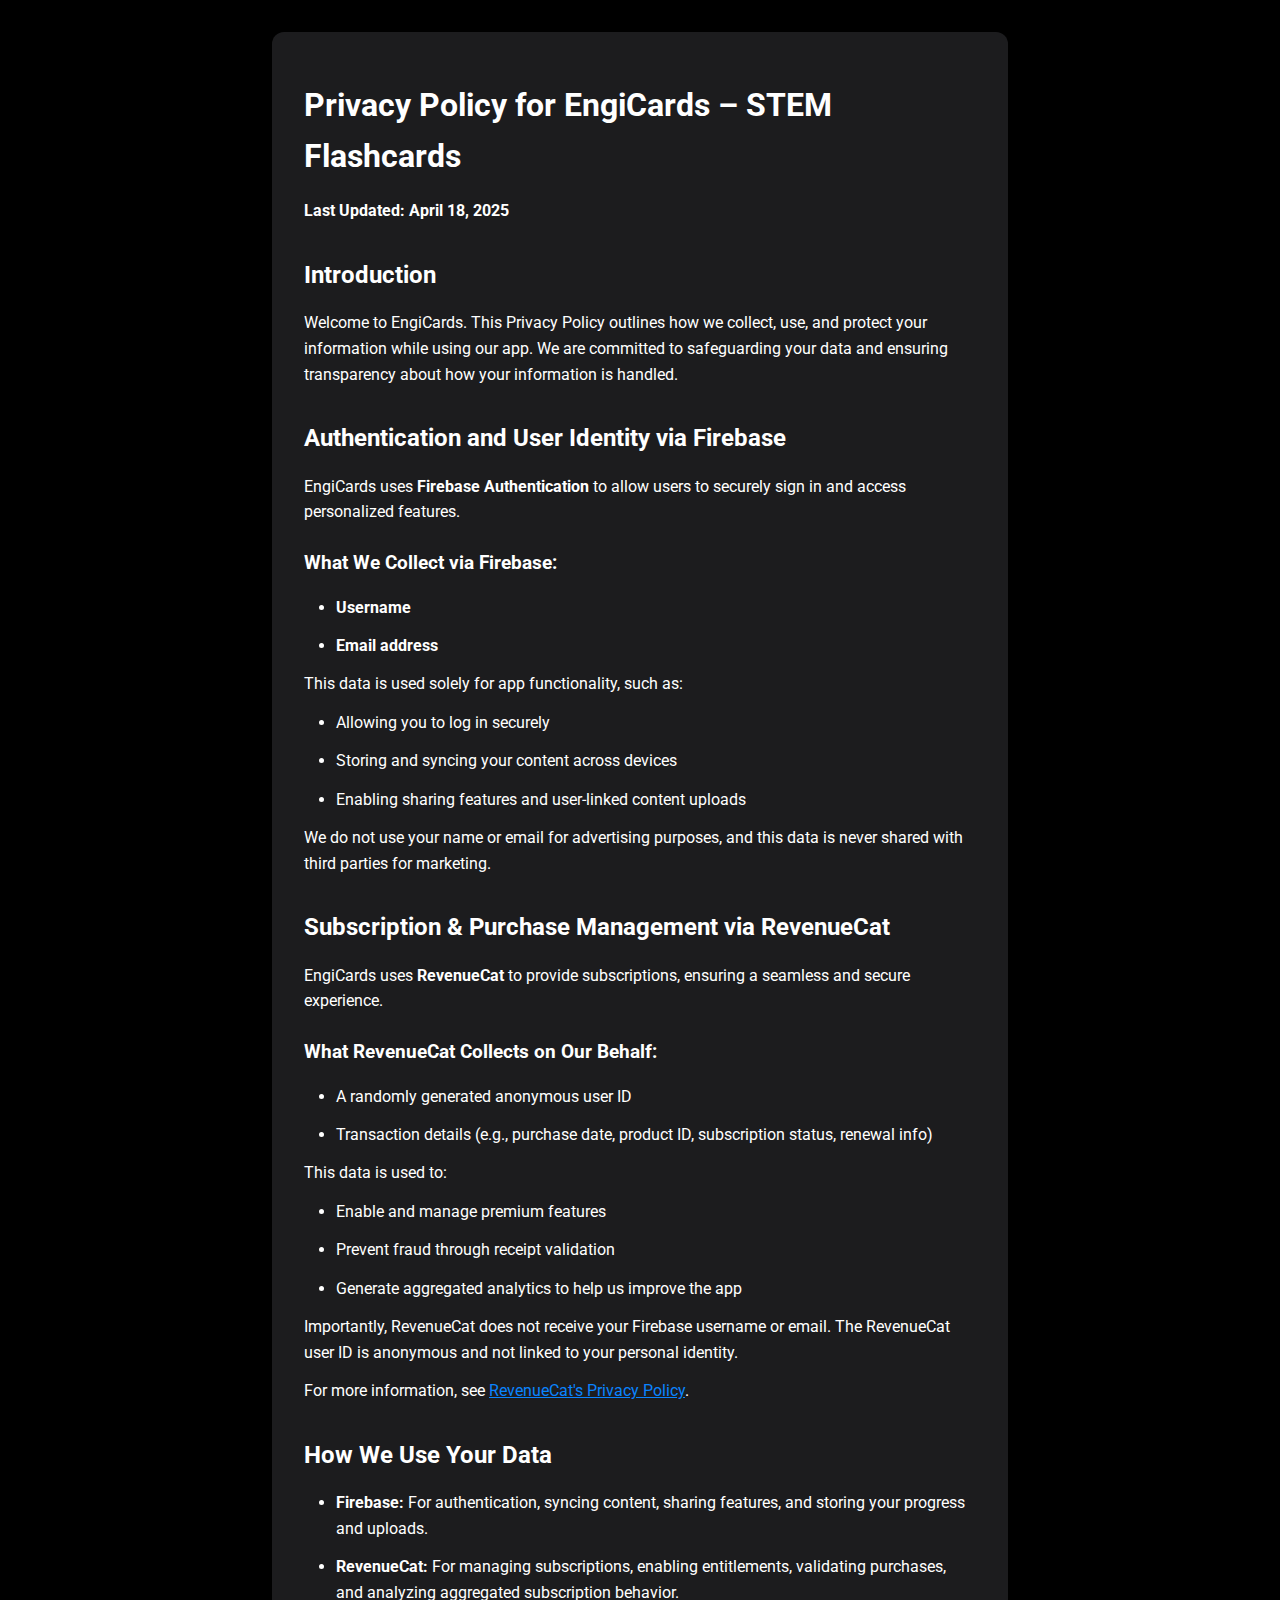
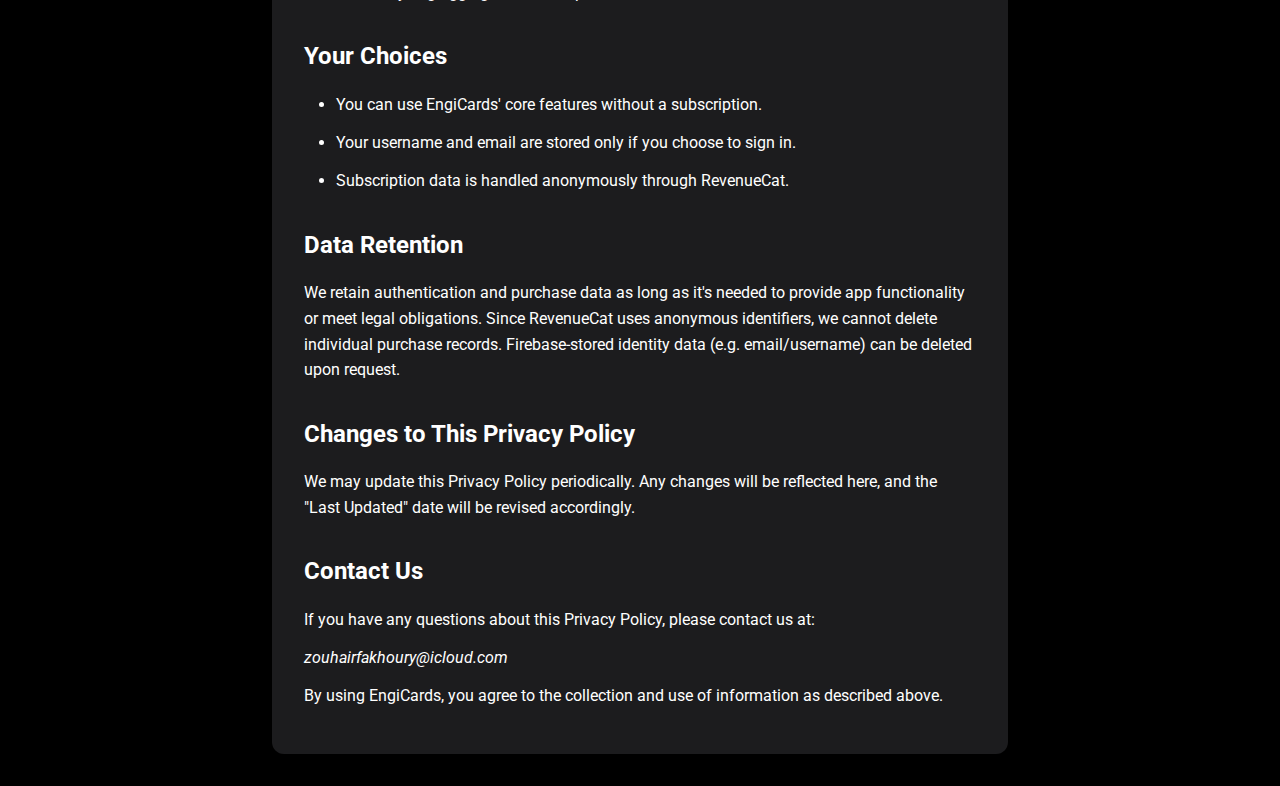
<file: privacy.html>
<!DOCTYPE html>
<html lang="en">
<head>
    <meta charset="UTF-8">
    <meta name="viewport" content="width=device-width, initial-scale=1.0">
    <title>Privacy Policy - EngiCards</title>
    <link rel="stylesheet" href="styles.css">
    <link href="https://fonts.googleapis.com/css2?family=Roboto:wght@400;700&display=swap" rel="stylesheet">
    <style>
        body {
            padding-top: 80px; /* Adjust based on nav height */
            max-width: 800px;
            margin: 0 auto;
            padding: 2rem;
            background-color: var(--background-color);
            color: var(--text-color);
        }
        h1, h2, h3 {
            color: var(--header-color);
            font-family: 'Roboto', sans-serif;
            margin-bottom: 1rem;
        }
        h1 { margin-top: 1rem; }
        h2 { margin-top: 2rem; }
        h3 { margin-top: 1.5rem; }
        p, li {
            margin-bottom: 0.8rem;
            line-height: 1.6;
        }
        ul {
            padding-left: 2rem;
        }
        a {
            color: var(--primary-color);
        }
        .container {
            background-color: var(--card-background);
            padding: 2rem;
            border-radius: 12px;
            box-shadow: 0 2px 10px var(--shadow-color);
        }
    </style>
</head>
<body>
    <div class="container">
        <h1>Privacy Policy for EngiCards – STEM Flashcards</h1>
        <p><strong>Last Updated: April 18, 2025</strong></p>

        <h2>Introduction</h2>
        <p>Welcome to EngiCards. This Privacy Policy outlines how we collect, use, and protect your information while using our app. We are committed to safeguarding your data and ensuring transparency about how your information is handled.</p>

        <h2>Authentication and User Identity via Firebase</h2>
        <p>EngiCards uses <strong>Firebase Authentication</strong> to allow users to securely sign in and access personalized features.</p>

        <h3>What We Collect via Firebase:</h3>
        <ul>
            <li><strong>Username</strong></li>
            <li><strong>Email address</strong></li>
        </ul>

        <p>This data is used solely for app functionality, such as:</p>
        <ul>
            <li>Allowing you to log in securely</li>
            <li>Storing and syncing your content across devices</li>
            <li>Enabling sharing features and user-linked content uploads</li>
        </ul>

        <p>We do not use your name or email for advertising purposes, and this data is never shared with third parties for marketing.</p>

        <h2>Subscription & Purchase Management via RevenueCat</h2>
        <p>EngiCards uses <strong>RevenueCat</strong> to provide subscriptions, ensuring a seamless and secure experience.</p>

        <h3>What RevenueCat Collects on Our Behalf:</h3>
        <ul>
            <li>A randomly generated anonymous user ID</li>
            <li>Transaction details (e.g., purchase date, product ID, subscription status, renewal info)</li>
        </ul>

        <p>This data is used to:</p>
        <ul>
            <li>Enable and manage premium features</li>
            <li>Prevent fraud through receipt validation</li>
            <li>Generate aggregated analytics to help us improve the app</li>
        </ul>

        <p>Importantly, RevenueCat does not receive your Firebase username or email. The RevenueCat user ID is anonymous and not linked to your personal identity.</p>

        <p>For more information, see <a href="https://www.revenuecat.com/privacy/" target="_blank">RevenueCat's Privacy Policy</a>.</p>

        <h2>How We Use Your Data</h2>
        <ul>
            <li><strong>Firebase:</strong> For authentication, syncing content, sharing features, and storing your progress and uploads.</li>
            <li><strong>RevenueCat:</strong> For managing subscriptions, enabling entitlements, validating purchases, and analyzing aggregated subscription behavior.</li>
        </ul>

        <h2>Your Choices</h2>
        <ul>
            <li>You can use EngiCards' core features without a subscription.</li>
            <li>Your username and email are stored only if you choose to sign in.</li>
            <li>Subscription data is handled anonymously through RevenueCat.</li>
        </ul>

        <h2>Data Retention</h2>
        <p>We retain authentication and purchase data as long as it's needed to provide app functionality or meet legal obligations. Since RevenueCat uses anonymous identifiers, we cannot delete individual purchase records. Firebase-stored identity data (e.g. email/username) can be deleted upon request.</p>

        <h2>Changes to This Privacy Policy</h2>
        <p>We may update this Privacy Policy periodically. Any changes will be reflected here, and the "Last Updated" date will be revised accordingly.</p>

        <h2>Contact Us</h2>
        <p>If you have any questions about this Privacy Policy, please contact us at:</p>
        <p><em>zouhairfakhoury@icloud.com</em></p>

        <p>By using EngiCards, you agree to the collection and use of information as described above.</p>
    </div>
</body>
</html>
</file>
<file: styles.css>
:root {
    /* Dark Theme (Default) */
    --logo-blue-dark: #0867FD;  /* User specified dark blue */
    --logo-blue-light: #55D6F0; /* User specified light cyan */
    --primary-color: #0A84FF; /* Existing iOS Blue */
    --secondary-color: #5E5CE6; /* iOS Indigo - can be used for accents if needed */
    --background-color: #000000; /* Black */
    --card-background: #1C1C1E; /* Dark Gray */
    --text-color: #FFFFFF; /* White */
    --subtle-text-color: rgba(255, 255, 255, 0.65); /* Slightly less subtle */
    --border-color: rgba(255, 255, 255, 0.2);  /* Slightly more visible border */
    --shadow-color: rgba(0, 0, 0, 0.5);  /* Sharper shadow */
    --hover-background-color: #3A3A3C; /* Slightly lighter gray for hover */
    --font-family-sans: 'Space Grotesk', -apple-system, BlinkMacSystemFont, 'Segoe UI', Roboto, Oxygen, Ubuntu, Cantarell, 'Open Sans', 'Helvetica Neue', sans-serif;
    --default-border-radius: 16px;
    --button-border-radius: 30px; /* Added for main buttons */
    --dots-background-dark: rgba(255, 255, 255, 0.20);
    --carousel-btn-bg-dark: color-mix(in srgb, var(--text-color) 15%, transparent); /* Light bg for dark mode */
    --carousel-btn-bg-dark-hover: color-mix(in srgb, var(--text-color) 25%, transparent);
    transition: background-color 0.3s ease, color 0.3s ease;
}

[data-theme="light"] {
    /* Light Theme */
    --logo-blue-dark: #0867FD;
    --logo-blue-light: #55D6F0;
    --primary-color: #007AFF;
    --secondary-color: #5856D6;
    --background-color: #F2F2F7;
    --card-background: #FFFFFF;
    --text-color: #1C1C1E;
    --subtle-text-color: rgba(0, 0, 0, 0.65);
    --border-color: rgba(0, 0, 0, 0.15); /* Slightly more visible */
    --shadow-color: rgba(0, 0, 0, 0.2); /* Sharper shadow */
    --hover-background-color: #E5E5EA; /* Light gray for hover */
    --font-family-sans: 'Space Grotesk', -apple-system, BlinkMacSystemFont, 'Segoe UI', Roboto, Oxygen, Ubuntu, Cantarell, 'Open Sans', 'Helvetica Neue', sans-serif;
    --default-border-radius: 16px;
    --button-border-radius: 30px;
    --dots-background-light: rgba(0, 0, 0, 0.03); /* Dark transparent for light mode - Lighter */
    --carousel-btn-bg-light: color-mix(in srgb, var(--hover-background-color) 20%, white); /* Even Lighter gray base */
    --carousel-btn-bg-light-hover: color-mix(in srgb, var(--hover-background-color) 50%, white); /* Lighter hover gray */
}

* {
    margin: 0;
    padding: 0;
    box-sizing: border-box;
    font-family: var(--font-family-sans);
    transition: background-color 0.3s ease, color 0.3s ease, border-color 0.3s ease, box-shadow 0.3s ease;
}

body {
    background-color: var(--background-color);
    color: var(--text-color);
    line-height: 1.6;
    -webkit-font-smoothing: antialiased; /* Smoother fonts */
    -moz-osx-font-smoothing: grayscale;
}

/* Navigation */
nav {
    background-color: var(--card-background);
    /* box-shadow: 0 1px 0 var(--border-color); */ /* Remove shadow border */
    border-bottom: 1px solid var(--border-color); /* Use standard border */
    position: fixed;
    width: 100%;
    z-index: 1000;
}

.nav-content {
    max-width: 1200px;
    margin: 0 auto;
    padding: 1rem 2rem;
    display: flex;
    justify-content: space-between; /* Keep space-between for overall layout */
    align-items: center;
    position: relative;
}

.logo {
    /* flex: 1; */ /* Remove flex grow if used */
    /* Ensure logo doesn't take too much space */
    display: flex;
}

.logo img {
    height: 40px;
    border-radius: 8px; /* Sharper logo rounding */
}

.logo span {
    font-size: 1.6rem;
    font-weight: 700;
    background: linear-gradient(to right, var(--logo-blue-light), var(--logo-blue-dark));
    -webkit-background-clip: text;
    background-clip: text;
    color: transparent;
    padding-left: 0.8rem;
}

.hero-content h1 span {
    background: linear-gradient(to right, var(--logo-blue-light), var(--logo-blue-dark));
    -webkit-background-clip: text;
    background-clip: text;
    color: transparent;
}
/* Style both nav link groups */
.nav-links {
    display: flex;
    gap: 1.5rem; /* Slightly reduce gap */
    list-style: none;
    align-items: center;
    padding: 0; /* Remove default padding */
    margin: 0; /* Remove default margin */
}

/* Center main navigation links */
.main-nav {
    flex-grow: 1; /* Allow main nav to take up space */
    justify-content: center; /* Center items within this flex container */
}

/* Utility nav stays aligned to the right (due to space-between on parent) */
.utility-nav {
   /* No specific justification needed, relies on parent */
   flex-shrink: 0; /* Prevent shrinking */
}

.nav-links li {
    display: flex;
    align-items: center;
}

.nav-links a, .theme-toggle, .lang-toggle {
    text-decoration: none;
    color: var(--text-color);
    font-weight: 500;
    padding: 0.5rem 1rem;
    border-radius: 8px;
    transition: all 0.2s ease;
    border: 1px solid transparent;
    white-space: nowrap; /* Prevent wrapping */
}

.nav-links a:hover, .theme-toggle:hover, .lang-toggle:hover {
    color: var(--primary-color);
    background-color: var(--hover-background-color);
    transform: translateY(0);
    border-color: transparent;
    box-shadow: none;
    filter: brightness(1.1);
}

/* Ensure the download link inherits base nav link styles */
.utility-nav .download-btn {
  /* It should inherit styles from .nav-links a automatically */
  /* Reset any potentially conflicting styles if needed */
  background: none;
  color: var(--text-color);
  padding: 0.5rem 1rem; /* Match other nav links */
  border-radius: 8px; /* Match other nav links */
  box-shadow: none;
  font-weight: 500; /* Match other nav links */
  border: 1px solid transparent; /* Match other nav links */
}

.utility-nav .download-btn:hover {
  /* It should inherit hover styles from .nav-links a:hover */
  color: var(--primary-color);
  background-color: var(--hover-background-color);
  transform: none; /* Reset transform from old button style */
  box-shadow: none;
  filter: none; /* Reset filter */
  border-color: transparent;
}

.utility-nav .download-btn:active {
  /* Reset active styles */
  transform: none;
  filter: none;
  box-shadow: none;
}

/* Hero Section */
header {
    padding-top: 80px;
    background-color: var(--background-color);
    /* color: white; */ /* REMOVE: Let text color inherit from theme */
    min-height: 100vh;
    display: flex;
    align-items: center;
}

.hero {
    width: 100%;
    max-width: 1200px;
    margin: 0 auto;
    padding: 2rem;
    display: flex;
    align-items: center;
    gap: 4rem;
    height: calc(100vh - 80px);
}

.hero-content {
    flex: 1;
    max-width: 600px;
}

.hero h1 {
    font-size: 3.2rem; /* Slightly larger */
    margin-bottom: 1.5rem; /* More space */
    font-weight: 700;
    color: var(--text-color); /* Revert to standard text color */
    line-height: 1.2;
}

.hero p {
    font-size: 1.2rem;
    margin-bottom: 2rem;
    color: var(--subtle-text-color); /* Use subtle text color */
}

.cta-button {
    display: inline-block;
    background: linear-gradient(to bottom right, var(--logo-blue-light), var(--logo-blue-dark));
    color: white;
    padding: 1rem 2.5rem;
    border-radius: 12px; /* Consistent Pill Shape */
    text-decoration: none;
    font-weight: 600;
    font-size: 1.1rem;
    border: none;
    box-shadow: 0 2px 5px var(--shadow-color); /* Subtle elevation */
    transition: all 0.2s ease-out;
}

.cta-button:hover {
    transform: translateY(-2px);
    box-shadow: 0 4px 8px var(--shadow-color);
    filter: brightness(1.1);
}

.cta-button:active {
    transform: translateY(0px) scale(0.98);
    box-shadow: 0 1px 2px var(--shadow-color);
    filter: brightness(0.95);
}

.hero-image {
    flex: 1;
}

.hero-image img {
    width: 100%;
    max-width: 500px;
    border-radius: var(--default-border-radius); /* Use variable */
}

/* Features Section */
#features {
    padding: 4rem 2rem;
    margin: 0; /* Remove margin to allow full width */
    border-top: 1px solid var(--border-color); /* Add subtle separator */
    width: 100%; /* Ensure full width */
    display: flex; /* Use flexbox for centering */
    justify-content: center; /* Center the content horizontally */
}

#features .content-wrapper {
    max-width: 1200px; /* Keep content centered */
    margin: 0 auto; /* Center the content */
    padding: 0 2rem; /* Add padding for content */
    display: flex; /* Use flexbox for centering */
    flex-direction: column; /* Stack items vertically */
    align-items: center; /* Center items vertically */
}

.features-grid {
    display: grid;
    grid-template-columns: repeat(auto-fit, minmax(250px, 1fr));
    gap: 2rem;
    margin-top: 2rem;
    justify-content: center; /* Center the grid items horizontally */
    width: 100%; /* Ensure grid takes full width */
}

.feature-card {
    background-color: var(--card-background);
    padding: 2rem 1.5rem; /* Adjust padding slightly */
    border-radius: var(--default-border-radius);
    text-align: center;
    box-shadow: 0 4px 10px var(--shadow-color);
    transition: transform 0.3s ease, background-color 0.3s ease;
    border: 1px solid var(--border-color);
    display: flex; /* Use Flexbox */
    flex-direction: column; /* Stack items vertically */
    /* align-items: center; */ /* text-align center should handle this */
    justify-content: flex-start; /* Align content towards the top */
    min-height: 220px; /* Ensure a minimum height for consistency */
}

.feature-card:hover {
    transform: translateY(-5px);
    background-color: var(--hover-background-color);
    box-shadow: 0 6px 15px var(--shadow-color); /* Enhanced hover shadow */
}

.feature-card i {
    font-size: 2.5rem;
    margin-bottom: 1.5rem; /* Increase space below icon */
    background: linear-gradient(to bottom right, var(--logo-blue-light), var(--logo-blue-dark));
    -webkit-background-clip: text;
    background-clip: text;
    color: transparent;
    display: inline-block; /* Needed for bg clip */
}

.feature-card h3 {
    margin-bottom: 0.75rem; /* Add space below heading */
    font-weight: 600; /* Slightly bolder heading */
}

.feature-card p {
    font-size: 0.95rem; /* Slightly smaller text */
    line-height: 1.5; /* Adjust line height */
    color: var(--subtle-text-color);
    /* Remove default browser margins */
    margin-top: 0;
    margin-bottom: 0; 
}

/* Try It Section */
#try {
    padding: 4rem;
    background-color: var(--background-color); /* Match body background */
    border-top: 1px solid var(--border-color); /* Add subtle separator */
}
#try h2 {
    margin-bottom: 2rem; /* Adjust value as needed */
}

.try-container {
    max-width: 1200px;
    margin: 0 auto;
    text-align: center;
}

.deck-creator {
    display: flex;
    flex-direction: column;
    align-items: center;
    gap: 2rem;
}

.card-container {
    perspective: 1000px;
    width: 320px;
    height: 420px;
    margin-top: 2rem;
}

.card {
    width: 100%;
    height: 100%;
    position: relative;
    transform-style: preserve-3d;
    transition: transform 0.6s cubic-bezier(0.4, 0, 0.2, 1);
    cursor: pointer;
}

.card.flipped {
    transform: rotateY(180deg);
}

.card-front, .card-back {
    position: absolute;
    width: 100%;
    height: 100%;
    backface-visibility: hidden;
    background-color: var(--card-background);
    border: 1px solid var(--border-color); /* Use border color var */
    border-radius: 25px;
    box-shadow: 0 5px 15px var(--shadow-color);
    padding: 1.5rem;
    display: flex;
    flex-direction: column;
    align-items: center;
    justify-content: center;
}

.card-back {
    transform: rotateY(180deg);
}

.empty-state {
    color: var(--subtle-text-color); /* Use subtle text color */
    opacity: 1; /* Remove default opacity */
    margin-bottom: 1rem;
}

.drag-area {
    width: 100%;
    height: 120px;
    border: 2px dashed var(--subtle-text-color); /* Dashed subtle color */
    border-radius: 15px;
    display: flex;
    flex-direction: column;
    align-items: center;
    justify-content: center;
    gap: 0.5rem;
    cursor: pointer;
    transition: all 0.3s ease;
    background-color: var(--card-background); /* Match card background */
}

.drag-area i {
    font-size: 2rem;
    /* Apply gradient */
    background: linear-gradient(to bottom right, var(--logo-blue-light), var(--logo-blue-dark));
    -webkit-background-clip: text;
    background-clip: text;
    color: transparent;
    /* Fallback */
    color: var(--primary-color);
}

.input-group {
    position: relative;
    width: 100%;
}

.input-icons {
    position: absolute;
    right: 8px;
    top: 50%;
    transform: translateY(-50%);
    display: flex;
    gap: 0.5rem;
}

.icon-btn {
    background: none;
    border: none;
    color: var(--subtle-text-color); /* Use subtle text color */
    cursor: pointer;
    font-size: 1rem;
    padding: 0.25rem 0.5rem;
    border-radius: 4px;
    transition: all 0.3s ease;
}

.icon-btn:hover {
    background-color: var(--hover-background-color);
    color: var(--primary-color); /* Highlight on hover */
}

.button-group {
    display: flex;
    gap: 1rem;
    width: 100%;
}

.primary-btn, .secondary-btn {
    flex: 1;
    padding: 0.8rem;
    border: none;
    border-radius: 8px;
    font-size: 1rem;
    cursor: pointer;
    display: flex;
    align-items: center;
    justify-content: center;
    gap: 0.5rem;
    transition: all 0.3s ease;
}

.primary-btn {
    background-color: var(--primary-color);
    color: white;
}

.primary-btn:hover {
    background-color: #0056b3; /* Darker blue on hover */
    transform: translateY(-2px);
}

.secondary-btn {
    background-color: var(--hover-background-color); /* Use hover color */
    color: var(--text-color);
}

.secondary-btn:hover {
    filter: brightness(1.1); /* Slightly brighten */
    transform: translateY(-2px);
}

/* Download Section */
#download {
    padding: 4rem 2rem;
    text-align: center;
    background-color: var(--card-background); /* Use card background */
    color: var(--text-color); /* Use default text color */
    border-top: 1px solid var(--border-color); /* Add subtle separator */
}

.download-container {
    max-width: 1200px;
    margin: 0 auto;
    margin-top: 2rem;
}

.store-button img {
    height: 60px;
    transition: transform 0.3s ease;
}

.store-button img:hover {
    transform: translateY(-2px);
}

/* Footer */
footer {
    background-color: var(--card-background);
    padding: 2rem 2rem; /* Adjust padding as needed */
    border-top: 1px solid var(--border-color); /* Use border variable */
    position: relative; /* Ensure positioning context */
}

.footer-content {
    max-width: 1200px; /* Keep content centered */
    margin: 0 auto; /* Center the content */
    display: flex;
    justify-content: space-between;
    align-items: center;
    margin-bottom: 2rem;
}

.footer-logo {
    display: flex;
    align-items: center;
    gap: 0.5rem;
}

.footer-logo img {
    height: 30px;
    border-radius: 6px; /* Sharper */
}

.footer-links {
    display: flex;
    gap: 2rem;
}

.footer-links a {
    text-decoration: none;
    color: var(--subtle-text-color); /* Use subtle color */
    transition: color 0.3s ease;
}

.footer-links a:hover {
    color: var(--primary-color); /* Highlight on hover */
}

.footer-social {
    display: flex;
    gap: 2rem;
}

.footer-social a {
    color: var(--subtle-text-color); /* Use subtle color */
    font-size: 1.75rem;
    transition: color 0.3s ease;
}

.footer-social a:hover {
    color: var(--primary-color); /* Highlight on hover */
}

.footer-bottom {
    width: 100vw; /* Full viewport width */
    margin-left: calc(-50vw + 50%); /* Align with full screen */
    text-align: center;
    padding-top: 1.7rem;
    border-top: 1px solid var(--border-color);
    color: var(--subtle-text-color);
}

.footer-bottom a {
    color: inherit; /* Inherit subtle color */
    text-decoration: underline;
    transition: color 0.3s ease;
}

.footer-bottom a:hover {
    color: var(--primary-color); /* Highlight on hover */
}

/* Responsive Design */
@media (max-width: 768px) {
    .hero {
        flex-direction: column;
        text-align: center;
    }

    .nav-links {
        display: none;
    }

    .footer-content {
        flex-direction: column;
        gap: 2rem;
        text-align: center;
    }

    .footer-links, .footer-social {
        justify-content: center;
    }
}

/* Theme toggle button */
.theme-toggle {
    background: none;
    border: none;
    cursor: pointer;
    display: flex;
    align-items: center;
    gap: 0.5rem;
    color: var(--text-color); /* Ensure icon uses text color */
}

.theme-toggle i {
    font-size: 1.1rem;
}

/* Update demo section styles */
#demo {
    padding: 4rem 2rem;
    text-align: center;
    width: 100%;
    border-top: 1px solid var(--border-color); /* Add subtle separator */
}

.demo-container {
    max-width: 1200px;
    padding-top: 2rem;
    margin: 0 auto;
}

.demo-video-wrapper {
    width: 100%;
    display: flex;
    justify-content: center;
    align-items: center;
    margin-top: 2rem;
}

.demo-video {
    width: 100%;
    max-width: 800px;
    margin: 0 auto;
    /* border: 1px solid var(--border-color); */
    /* border-radius: var(--default-border-radius); */
}

video {
    left: 50%;
    max-height: 50%;
    max-width: 50%;
    border-radius: var(--default-border-radius);
}

/* Add hover effects for drag areas */
.card-container.drag-hover {
    transform: scale(1.02);
    box-shadow: 0 8px 20px var(--shadow-color);
}

.drag-area.drag-hover {
    border-color: var(--primary-color);
    background-color: var(--hover-background-color); /* Use hover color */
}

/* Dark mode styles - REMOVED as dark is now default */
/* [data-theme="dark"] { ... } */

/* Update the nav-links li to ensure consistent alignment */
.nav-links li {
    display: flex;
    align-items: center;
}

.drag-area {
    border: 2px dashed var(--subtle-text-color); /* Use subtle color */
    background-color: var(--card-background);
    opacity: 1; /* Remove default opacity */
}

.drag-area p {
    color: var(--subtle-text-color); /* Use subtle color */
}

.drag-area i {
    color: var(--primary-color);
}

/* Update processing overlay for better contrast in both themes */
.processing-overlay {
    background: rgba(0, 0, 0, 0.8); /* Keep dark overlay */
}

.spinner {
    border-color: var(--subtle-text-color); /* Use subtle color */
    border-top-color: var(--primary-color);
}

/* Add transitions for smooth theme changes */
.card-front, .card-back, .card-controls input, .drag-area {
    transition: background-color 0.3s ease, color 0.3s ease, border-color 0.3s ease;
}

/* Add these styles */
.editor-container {
    width: 100%;
    max-width: 800px;
    background: var(--card-background);
    border-radius: var(--default-border-radius); /* Use variable */
    box-shadow: 0 2px 10px var(--shadow-color);
    transition: opacity 0.3s ease, background-color 0.3s ease;
    border: 1px solid var(--border-color);
}

.editor-header {
    display: flex;
    justify-content: flex-end;
    padding: 1rem;
    border-bottom: 1px solid var(--border-color); /* Use border variable */
}

.preview-btn {
    padding: 0.5rem 1rem;
    background: var(--hover-background-color);
    border: 1px solid var(--border-color);
    color: var(--subtle-text-color);
    cursor: pointer;
    display: inline-flex;
    align-items: center;
    gap: 0.5rem;
    opacity: 1;
    transition: all 0.2s ease-out;
    border-radius: 8px; /* Keep smaller radius for small buttons */
    box-shadow: 0 1px 2px var(--shadow-color);
}

.preview-btn:hover {
    opacity: 1;
    background-color: var(--hover-background-color);
    color: var(--primary-color);
    transform: translateY(-1px); /* Subtle lift */
    box-shadow: 0 2px 4px var(--shadow-color);
    filter: brightness(1.1);
}

.preview-btn:active {
    transform: translateY(0px); /* Press down */
    box-shadow: 0 1px 1px var(--shadow-color);
    filter: brightness(0.95);
}

.preview-btn i {
    font-size: 1.1rem;
}

.editor-columns {
    display: grid;
    grid-template-columns: 1fr 1fr;
    gap: 2rem;
    padding: 1rem;
}

.editor-column {
    display: flex;
    flex-direction: column;
    gap: 0.5rem;
}

.column-header {
    color: var(--subtle-text-color); /* Use subtle color */
    font-size: 0.8rem;
    font-weight: 500;
    opacity: 1; /* Remove default opacity */
    letter-spacing: 0.5px;
}

textarea {
    width: 100%;
    /* height: 150px; */ /* Remove fixed height, let it auto-resize */
    min-height: 150px; /* Set min height */
    padding: 1rem;
    border: 1px solid var(--border-color);
    border-radius: 8px; /* Keep smaller radius */
    background: var(--background-color); /* Match body background */
    color: var(--text-color);
    font-size: 1rem;
    resize: vertical; /* Allow vertical resize */
    transition: all 0.3s ease;
}

textarea:focus {
    outline: none;
    border-color: var(--primary-color);
    background-color: var(--card-background); /* Slightly different bg on focus */
}

/* Preview styles */
.preview-container {
    display: none;
    /* width: 100%; */ /* Let it size based on content */
    /* max-width: 800px; */ /* Remove max-width */
    height: auto; /* Adjust height automatically */
    position: relative;
    flex-direction: column; /* Stack card and buttons */
    justify-content: center;
    align-items: center;
    gap: 1.5rem; /* Adjust gap */
    padding: 1rem; /* Add padding for smaller screens */
    opacity: 0; /* Start hidden for fade-in */
    transition: opacity 0.3s ease;
}

.preview-buttons {
    display: flex;
    flex-direction: row; /* Horizontal buttons */
    gap: 1rem;
    margin-top: 0; /* Remove margin */
}

.edit-btn, .flip-btn {
    padding: 0.6rem 1.2rem;
    background: var(--hover-background-color);
    border: 1px solid var(--border-color);
    color: var(--text-color);
    cursor: pointer;
    display: inline-flex;
    align-items: center;
    gap: 0.5rem;
    opacity: 1;
    transition: all 0.2s ease-out;
    border-radius: 8px; /* Keep smaller radius */
    white-space: nowrap;
    box-shadow: 0 1px 2px var(--shadow-color);
    font-weight: 500;
}

.edit-btn:hover, .flip-btn:hover {
    opacity: 1;
    background-color: var(--hover-background-color);
    color: var(--primary-color);
    filter: brightness(1.1);
    transform: translateY(-1px); /* Subtle lift */
    box-shadow: 0 2px 4px var(--shadow-color);
}

.edit-btn:active, .flip-btn:active {
    transform: translateY(0px); /* Press down */
    box-shadow: 0 1px 1px var(--shadow-color);
    filter: brightness(0.95);
}

.edit-btn i, .flip-btn i {
    font-size: 1.1rem;
}

.preview-card {
    width: 320px;
    height: 420px;
    position: relative;
    cursor: pointer;
    transform-style: preserve-3d;
    transition: transform 0.6s cubic-bezier(0.4, 0, 0.2, 1);
    margin-bottom: 1rem; /* Add margin below card */
}

.preview-card.flipped {
    transform: rotateY(180deg);
}

.preview-front, .preview-back {
    position: absolute;
    width: 100%;
    height: 100%;
    backface-visibility: hidden;
    background: var(--card-background);
    border: 1px solid var(--border-color);
    border-radius: var(--default-border-radius); /* Use variable */
    padding: 1.5rem;
    display: flex;
    align-items: center;
    justify-content: center;
    box-shadow: 0 4px 12px var(--shadow-color);
}

.preview-back {
    transform: rotateY(180deg);
}

.preview-content {
    text-align: center;
    color: var(--text-color);
    font-size: 1.2rem;
    max-width: 100%;
    overflow-wrap: break-word;
}

/* Add responsive styles for preview section */
@media (max-width: 768px) {
    .preview-container {
        flex-direction: column;
        height: auto;
        padding: 1rem;
        /* display: flex; */ /* Ensure it's flex for centering */
        /* align-items: center; */ /* Center items */
    }

    .preview-card {
        width: 90%; /* Make card wider on mobile */
        max-width: 320px; /* But not too wide */
        height: auto; /* Adjust height */
        min-height: 300px; /* Minimum height */
        margin-bottom: 1rem; /* Space below card */
    }

    .preview-buttons {
        flex-direction: row;
        justify-content: center;
        margin-top: 1rem;
        width: 100%; /* Full width buttons container */
    }

    .edit-btn, .flip-btn {
        flex-grow: 1; /* Make buttons fill space */
        justify-content: center; /* Center icon/text */
    }
}

/* Add mobile menu button styles */
.mobile-menu-btn {
    display: none;
    background: none;
    border: none;
    color: var(--text-color);
    font-size: 1.5rem;
    cursor: pointer;
    padding: 0.5rem;
}

/* Update responsive styles */
@media (max-width: 768px) {
    .nav-content {
        padding: 1rem;
        /* Ensure mobile button is considered */
        justify-content: space-between; 
    }

    .mobile-menu-btn {
        display: block;
        z-index: 100;
        padding: 0.5rem;
        /* margin-left: auto; */ /* Remove auto margin if present */
        order: 3; /* Place button last visually */
        transition: transform 0.3s ease;
    }

    .mobile-menu-btn.active {
        transform: rotate(90deg);
    }

    /* Hide desktop link groups */
    .main-nav,
    .utility-nav {
        display: none;
    }

    /* Style the combined mobile menu container (if we use the old one) */
    /* OR Adjust script to handle two lists */
    /* Let's assume script puts ALL li items into the #nav-links container when mobile */
    #nav-links {
        /* If #nav-links is the container used by JS */
        display: none; /* Initially hidden */
        position: absolute;
        top: 100%;
        left: 0;
        right: 0;
        background-color: var(--card-background);
        flex-direction: column;
        padding: 0;
        box-shadow: 0 10px 20px var(--shadow-color);
        gap: 0;
        z-index: 99;
        overflow: hidden;
        border-radius: 0 0 16px 16px;
        border: 1px solid var(--border-color);
        border-top: none;
    }

    #nav-links.active {
        display: flex; /* Show when active */
    }

    #nav-links li { /* Style list items within the mobile menu */
        width: 100%;
        opacity: 0;
        transform: translateY(-20px);
        background: var(--card-background);
        border-bottom: 1px solid var(--border-color);
        display: flex; /* Keep flex for alignment */
        justify-content: center; /* Center content within li */
        align-items: center;
    }

    #nav-links li:last-child {
        border-bottom: none;
    }

    #nav-links.active li {
        animation: slideInFade 0.5s cubic-bezier(0.4, 0, 0.2, 1) forwards;
    }

    /* Animation remains the same */
    @keyframes slideInFade {
        from {
            opacity: 0;
            transform: translateY(-20px);
            filter: blur(5px);
        }
        to {
            opacity: 1;
            transform: translateY(0);
            filter: blur(0);
        }
    }

    /* Animation delays might need slight adjustment if order changes */
    #nav-links.active li:nth-child(1) { animation-delay: 0.1s; } /* Features */
    #nav-links.active li:nth-child(2) { animation-delay: 0.15s; } /* Demo */
    #nav-links.active li:nth-child(3) { animation-delay: 0.2s; } /* Try It */
    #nav-links.active li:nth-child(4) { animation-delay: 0.25s; } /* Lang */
    #nav-links.active li:nth-child(5) { animation-delay: 0.3s; } /* Theme */
    #nav-links.active li:nth-child(6) { animation-delay: 0.35s; } /* Download */


    #nav-links a {
        display: block;
        padding: 1rem;
        width: 100%;
        text-align: center;
        transition: all 0.3s ease;
        position: relative;
        z-index: 1;
    }

    #nav-links a::before {
        content: '';
        position: absolute;
        top: 0;
        left: 0;
        width: 100%;
        height: 100%;
        background-color: var(--primary-color);
        opacity: 0;
        z-index: -1;
        transition: opacity 0.3s ease;
    }

    #nav-links a:hover {
        color: var(--primary-color);
        transform: translateX(5px);
        background-color: var(--hover-background-color); /* Add hover background */
    }

    /* Adjust toggles for mobile menu */
    .theme-toggle,
    .lang-toggle {
        width: 100%;
        padding: 1rem;
        display: flex;
        justify-content: center;
        align-items: center;
        margin: 0;
        background: none;
        border: none;
        transition: all 0.3s ease;
        height: 100%;
        font-size: 1rem;
        color: var(--text-color);
    }

    .theme-toggle:hover,
    .lang-toggle:hover {
        background-color: var(--hover-background-color);
        color: var(--primary-color);
        transform: none; /* Remove hover transform in mobile menu */
    }

    .theme-toggle i,
    .lang-toggle i {
        font-size: 1.1rem;
    }
    
    .lang-switch .lang-toggle {
         gap: 0.5rem; /* Add gap back */
    }

    /* Adjust download button for mobile menu */
    #nav-links .download-btn {
        /* These properties should be inherited from #nav-links a */
        display: block;
        padding: 1rem;
        width: 100%;
        text-align: center;
        transition: all 0.3s ease;
        position: relative; 
        z-index: 1;
        /* Reset potentially conflicting styles */
        margin: 0;
        border-radius: 0;
        background: var(--card-background); /* Match menu background initially */
        color: var(--text-color) !important; /* Use text color */
        box-shadow: none;
        font-weight: 500; /* Match other mobile links */
    }

    #nav-links .download-btn:hover {
       /* These properties should be inherited from #nav-links a:hover */
       color: var(--primary-color) !important; /* Ensure hover color overrides */
       transform: translateX(5px); /* Match other mobile links */
       background-color: var(--hover-background-color); /* Match hover background */
       box-shadow: none;
    }
}

/* Language switcher styles */
.lang-toggle {
    background: none;
    border: none;
    cursor: pointer;
    display: flex;
    align-items: center;
    gap: 0.5rem;
    color: var(--text-color); /* Ensure icon uses text color */
}

.lang-toggle i {
    font-size: 1.1rem;
}

/* Update mobile styles for language switcher */
@media (max-width: 768px) {
    .lang-toggle {
        width: 100%;
        padding: 1rem;
        justify-content: center;
        color: var(--text-color); /* Ensure text color */
    }

    .lang-toggle:hover {
        background-color: var(--hover-background-color); /* Use hover variable */
        color: var(--primary-color);
        transform: translateX(5px);
    }
}

/* Add smooth transitions for text changes */
h1, h2, h3, p, a, button, span, .column-header {
    transition: opacity 0.3s ease;
}

/* Add a class for fade effect */
.translating {
    opacity: 0;
}

/* Add carousel styles */
.hero-carousel {
    flex: 1;
    position: relative;
    max-width: 500px;
    height: 100%; /* Slightly larger */
    margin: 0 auto;
    display: flex;
    align-items: center;
    padding-bottom: 40px; /* Add space below for dots */
    /* overflow: hidden; */ /* Consider if clipping is needed */
}

.carousel-container {
    width: 100%;
    height: 100%;
    overflow: hidden;
    border-radius: var(--default-border-radius);
}

.carousel-track {
    display: flex;
    transition: transform 0.5s ease-in-out;
    height: 100%;
}

.carousel-slide {
    min-width: 100%;
    height: 100%;
    display: flex;
    align-items: center;
    justify-content: center;
    padding: 0 10px;
}

.carousel-slide img {
    height: 100%;
    width: 100%;
    object-fit: contain;
    object-position: center;
}

.carousel-btn {
    position: absolute;
    top: 50%;
    transform: translateY(-50%);
    width: 40px;
    height: 40px;
    border: none;
    border-radius: 50%;
    background-color: var(--carousel-btn-bg-dark); /* Default to dark theme variable */
    color: var(--text-color);
    cursor: pointer;
    display: flex;
    align-items: center;
    justify-content: center;
    transition: all 0.2s ease-out;
    z-index: 2;
    box-shadow: 0 1px 3px var(--shadow-color);
}

[data-theme="light"] .carousel-btn {
    background-color: var(--carousel-btn-bg-light); /* Override for light theme */
    color: var(--text-color); /* Ensure icon color is correct in light */
}

.carousel-btn:hover {
    background-color: var(--carousel-btn-bg-dark-hover); /* Default hover */
    transform: translateY(-50%) scale(1.05);
    box-shadow: 0 2px 5px var(--shadow-color);
}

[data-theme="light"] .carousel-btn:hover {
     background-color: var(--carousel-btn-bg-light-hover); /* Override hover for light */
}

.carousel-btn i {
    font-size: 1.2rem;
}

.prev-btn {
    /* left: -25px; */
    left: 25px; /* Position inside */
}

.next-btn {
    /* right: -25px; */
    right: 25px; /* Position inside */
}

/* Responsive adjustments */
@media (max-width: 768px) {
    .carousel-btn {
        width: 36px;
        height: 36px;
    }

    .carousel-btn i {
        font-size: 1rem;
    }

    .prev-btn {
        /* left: -30px; */
        left: 0px; /* Adjust for smaller screens */
    }

    .next-btn {
        /* right: -30px; */
        right: 0px; /* Adjust for smaller screens */
    }

    .carousel-slide img {
        width: 95%;
    }
}

/* Update hero section styles for better layout */
.hero {
    max-width: 1200px;
    margin: 0 auto;
    padding: 4rem 2rem;
    display: flex;
    align-items: center;
    gap: 4rem;
    min-height: 600px;
}

/* Add responsive styles for carousel */
@media (max-width: 768px) {
    .hero {
        flex-direction: column;
        height: auto;
        min-height: calc(100vh - 80px);
        padding: 2rem 1rem;
    }

    .hero-carousel {
        max-width: 400px;
        width: 100%;
        height: 60vh;
    }

    .carousel-container {
        height: 100%;
    }

    .carousel-slide {
        padding: 0 5px;
    }

    .prev-btn {
        left: 5px;
    }

    .next-btn {
        right: 5px;
    }
}

/* Add Carousel Dot Indicator Styles */
.carousel-dots {
    position: absolute;
    bottom: 0px;
    left: 50%;
    transform: translateX(-50%);
    display: flex;
    gap: 10px;
    z-index: 3;
    /* background-color: color-mix(in srgb, var(--card-background) 80%, transparent); */
    background-color: var(--dots-background-dark); /* Use variable */
    padding: 8px 16px;
    border-radius: 16px;
    transition: background-color 0.2s ease-out;
}

[data-theme="light"] .carousel-dots {
    background-color: var(--dots-background-light); /* Apply light mode background */
}

.carousel-dots .dot {
    width: 7px;
    height: 7px;
    border-radius: 50%;
    /* background-color: color-mix(in srgb, var(--text-color) 25%, transparent); */
    background-color: color-mix(in srgb, var(--text-color) 40%, transparent); /* Reset inactive dot opacity */
    border: none;
    padding: 0;
    cursor: pointer;
    transition: background-color 0.3s ease, transform 0.3s ease;
}

.carousel-dots .dot.active {
    /* background-color: var(--primary-color); */
    background-color: var(--text-color); /* Reset active dot color to text color */
    transform: scale(1.1);
}

[data-theme="light"] .carousel-dots .dot.active {
    background-color: white; /* Override active dot color for light theme */
}
</file>
